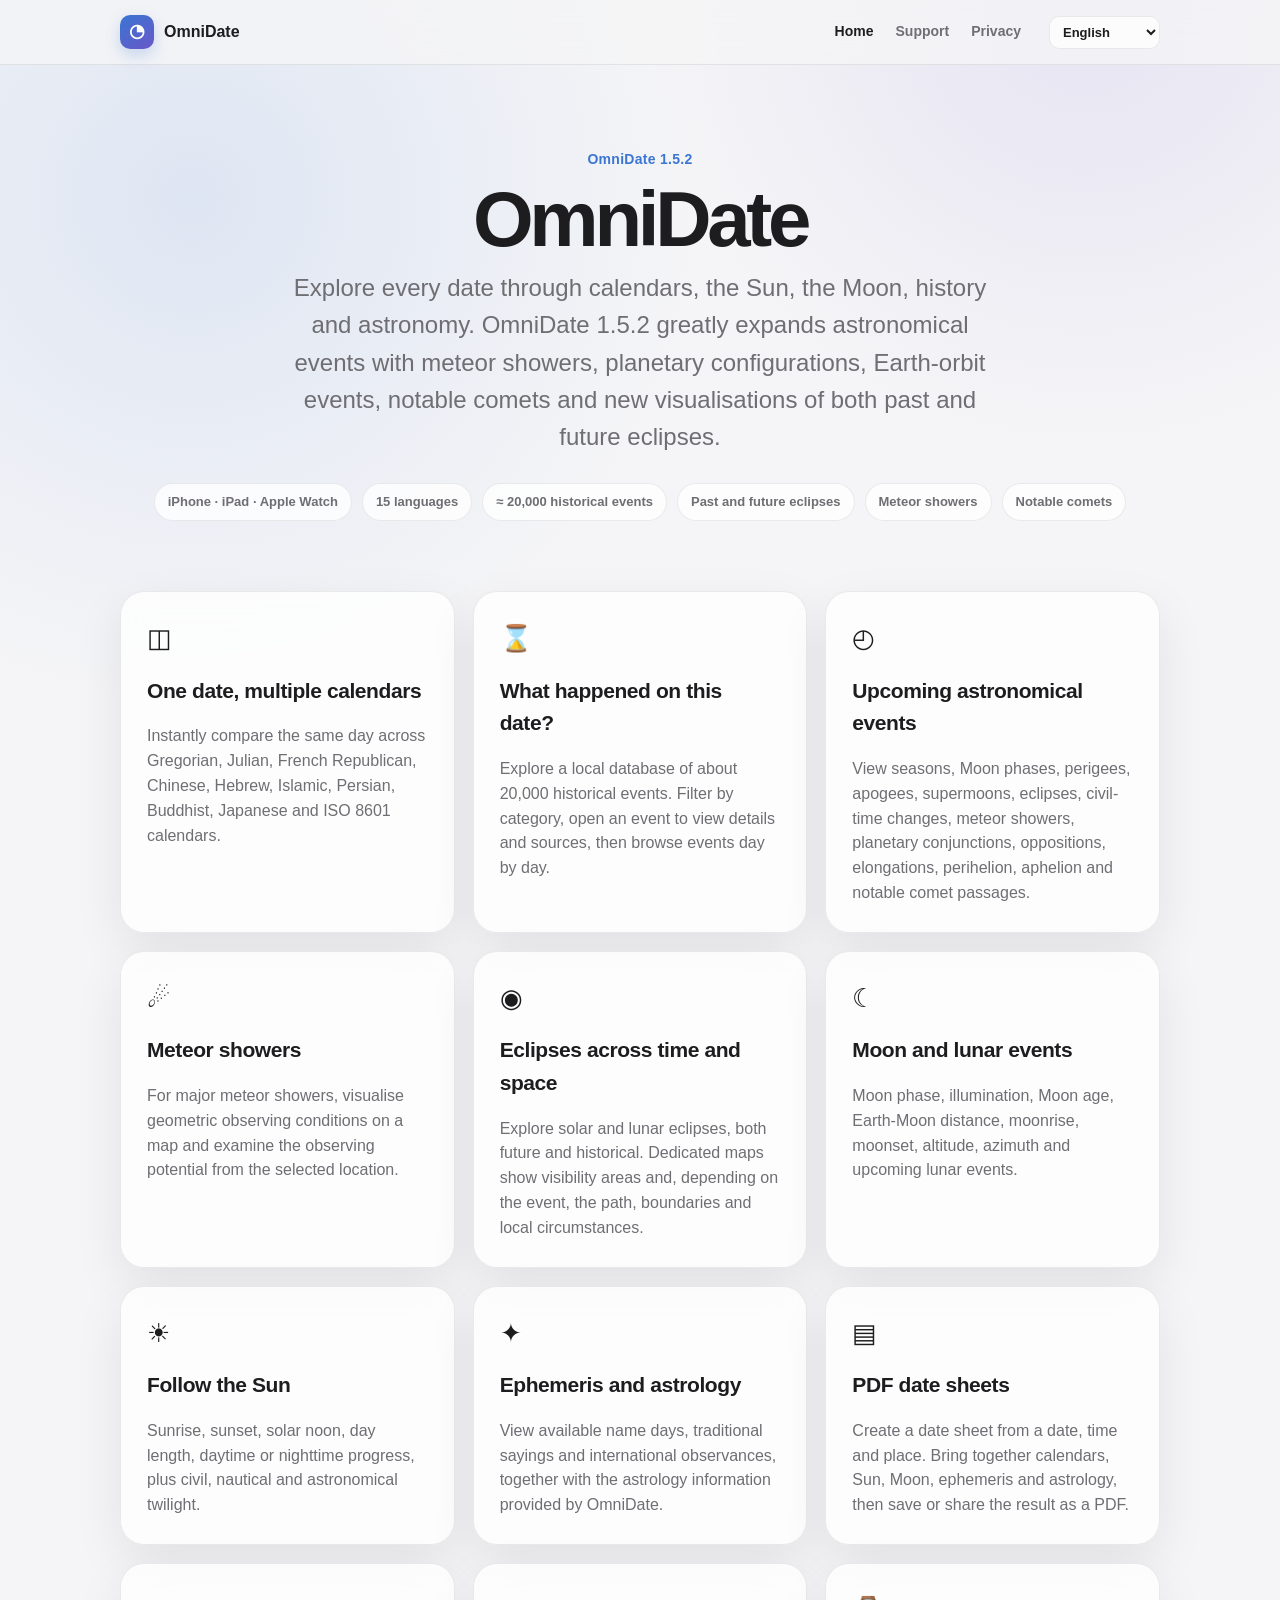
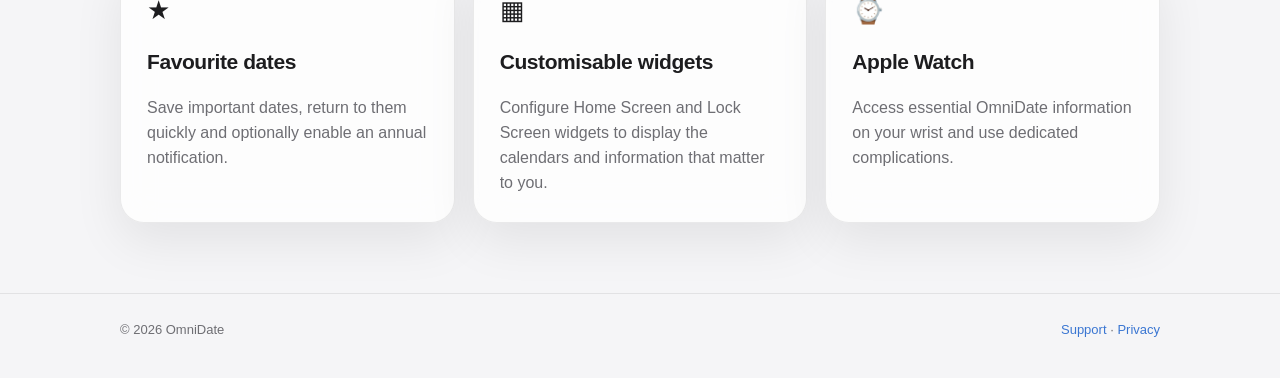
<file: index.html>
<!doctype html><html lang="fr"><head><meta charset="utf-8"><meta name="viewport" content="width=device-width,initial-scale=1"><meta name="description" content="OmniDate"><title>OmniDate</title><link rel="stylesheet" href="styles.css"></head><body><header><div class="wrap"><nav aria-label="Navigation"><a class="brand" href="index.html"><span class="logo">◔</span><span>OmniDate</span></a><a id="navHome" class="navlink active" href="index.html"></a><a id="navSupport" class="navlink " href="support.html"></a><a id="navPrivacy" class="navlink " href="privacy.html"></a><select id="langSelect" class="langselect" aria-label="Language"><option value="fr">Français</option><option value="en">English</option><option value="de">Deutsch</option><option value="es">Español</option><option value="it">Italiano</option><option value="pt">Português</option><option value="nl">Nederlands</option><option value="pl">Polski</option><option value="zh-Hans">简体中文</option><option value="zh-Hant">繁體中文</option><option value="ja">日本語</option><option value="ko">한국어</option><option value="ar">العربية</option><option value="hi">हिन्दी</option><option value="tr">Türkçe</option></select></nav></div></header><main><section class="hero wrap"><div class="eyebrow">OmniDate 1.5.2</div><h1>OmniDate</h1><p id="lead" class="lead"></p><div id="pills" class="pills"></div></section><section id="cards" class="wrap grid"></section></main><footer><div class="wrap footerrow"><span>© 2026 OmniDate</span><span><a id="footSupport" href="support.html"></a> · <a id="footPrivacy" href="privacy.html"></a></span></div></footer><script>window.renderPage=function(x){document.getElementById("lead").textContent=x.home.lead;document.getElementById("pills").innerHTML="<span class=\"pill\">iPhone · iPad · Apple Watch</span>"+x.home.pills.map(v=>`<span class=\"pill\">${v}</span>`).join("");document.getElementById("cards").innerHTML=x.home.cards.map((c,i)=>`<article class=\"card\"><div class=\"icon\">${icons[i]||""}</div><h2>${c[0]}</h2><p>${c[1]}</p></article>`).join("");};const icons=["\u25eb", "\u231b", "\u25f4", "\u2604", "\u25c9", "\u263e", "\u2600", "\u2726", "\u25a4", "\u2605", "\u25a6", "\u231a"];</script><script src="site.js?v=1.5.2"></script></body></html>
</file>
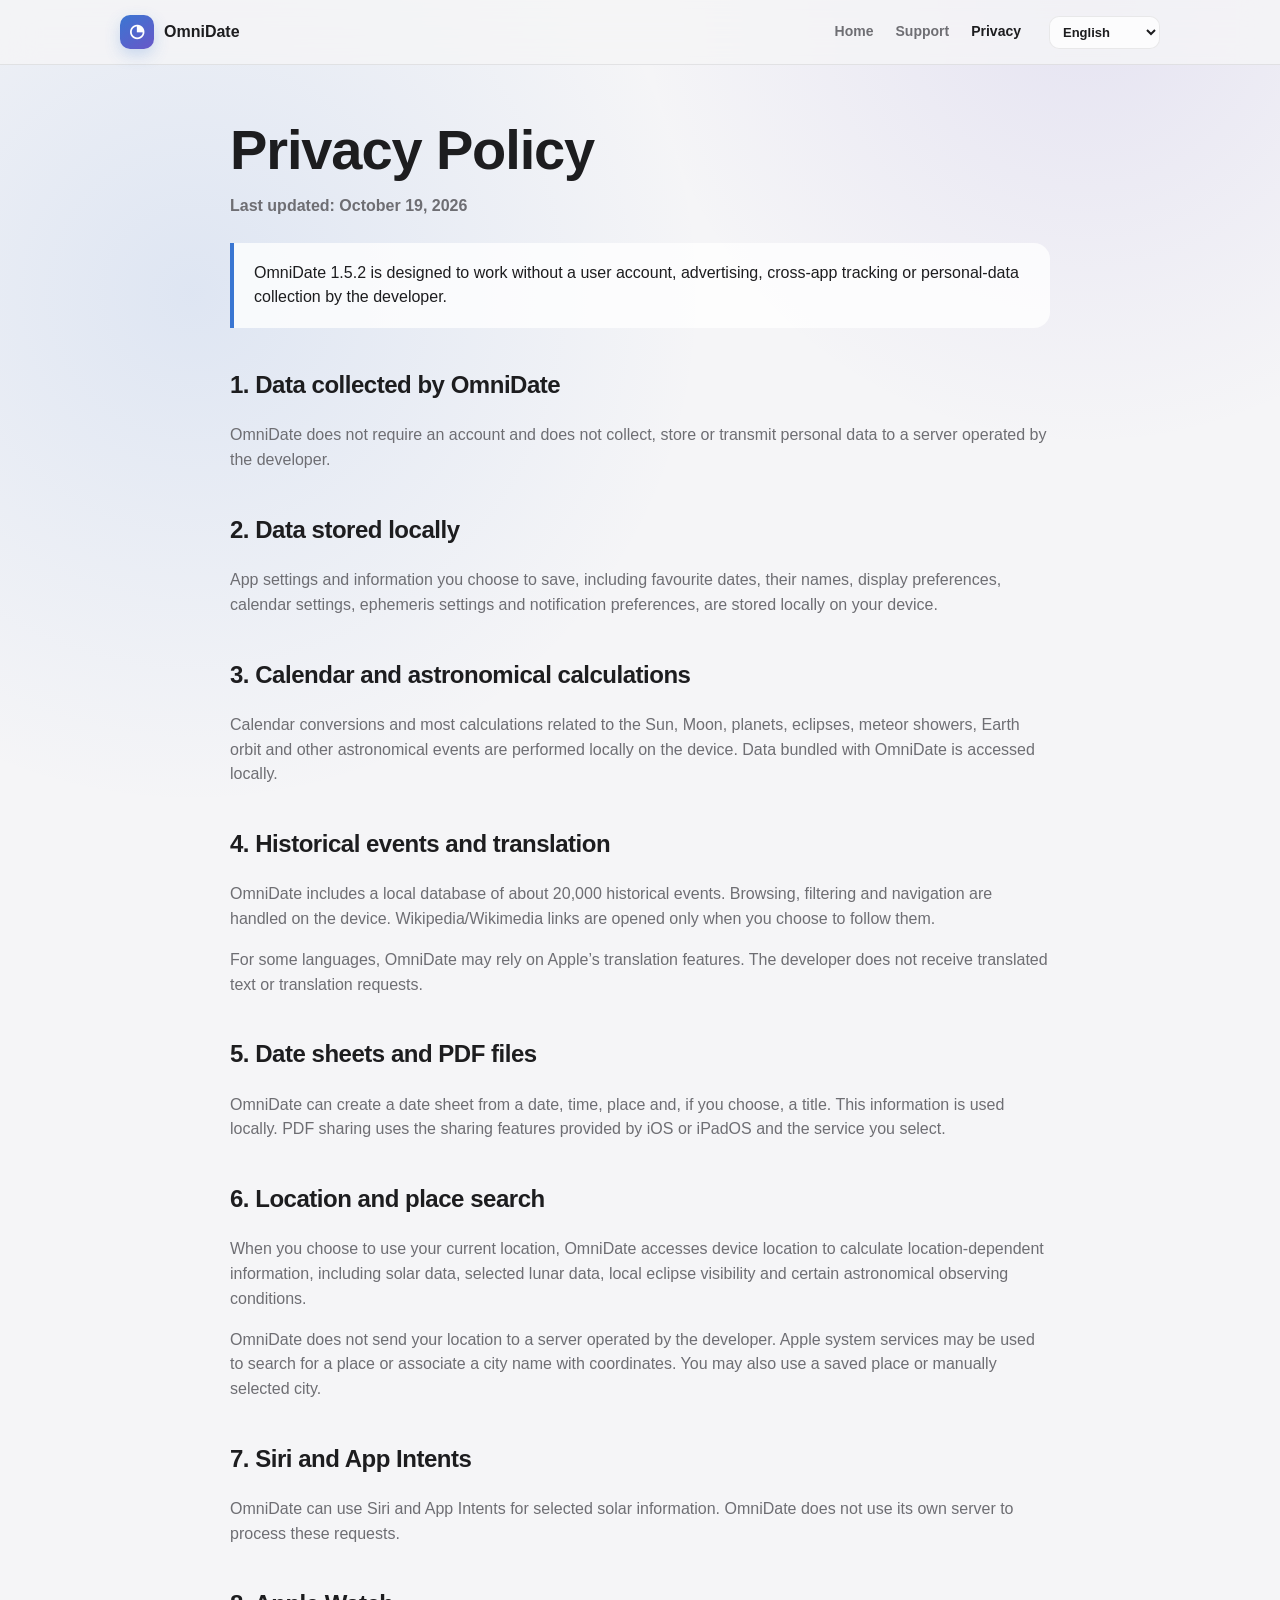
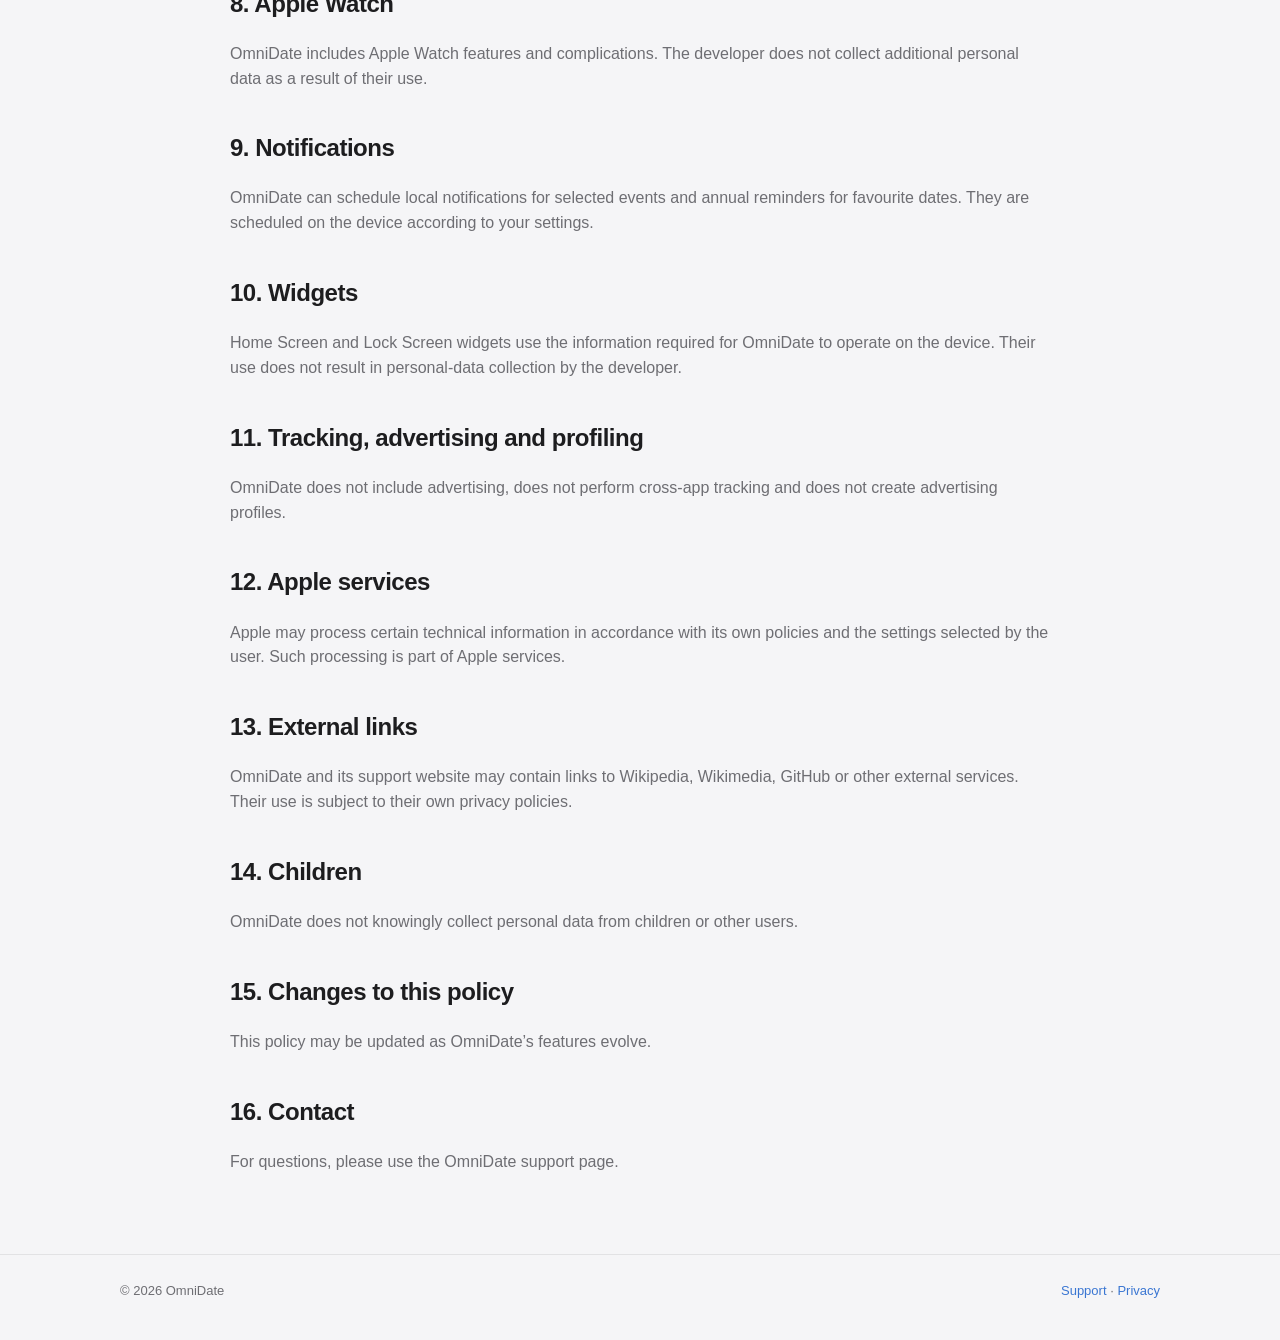
<file: privacy.html>
<!doctype html><html lang="fr"><head><meta charset="utf-8"><meta name="viewport" content="width=device-width,initial-scale=1"><meta name="description" content="OmniDate"><title>Confidentialité — OmniDate</title><link rel="stylesheet" href="styles.css"></head><body><header><div class="wrap"><nav aria-label="Navigation"><a class="brand" href="index.html"><span class="logo">◔</span><span>OmniDate</span></a><a id="navHome" class="navlink " href="index.html"></a><a id="navSupport" class="navlink " href="support.html"></a><a id="navPrivacy" class="navlink active" href="privacy.html"></a><select id="langSelect" class="langselect" aria-label="Language"><option value="fr">Français</option><option value="en">English</option><option value="de">Deutsch</option><option value="es">Español</option><option value="it">Italiano</option><option value="pt">Português</option><option value="nl">Nederlands</option><option value="pl">Polski</option><option value="zh-Hans">简体中文</option><option value="zh-Hant">繁體中文</option><option value="ja">日本語</option><option value="ko">한국어</option><option value="ar">العربية</option><option value="hi">हिन्दी</option><option value="tr">Türkçe</option></select></nav></div></header><main id="content" class="content"></main><footer><div class="wrap footerrow"><span>© 2026 OmniDate</span><span><a id="footSupport" href="support.html"></a> · <a id="footPrivacy" href="privacy.html"></a></span></div></footer><script>window.renderPage=function(x){document.title=x.privacy.title+" — OmniDate";document.getElementById("content").innerHTML=`<h1>${x.privacy.title}</h1><p><strong>${x.privacy.updated}</strong></p><div class=\"notice\">${x.privacy.notice}</div>`+x.privacy.sections.map(s=>`<h2>${s[0]}</h2>${s[1].map(p=>`<p>${p}</p>`).join("")}`).join("");};</script><script src="site.js?v=1.5.2"></script></body></html>
</file>
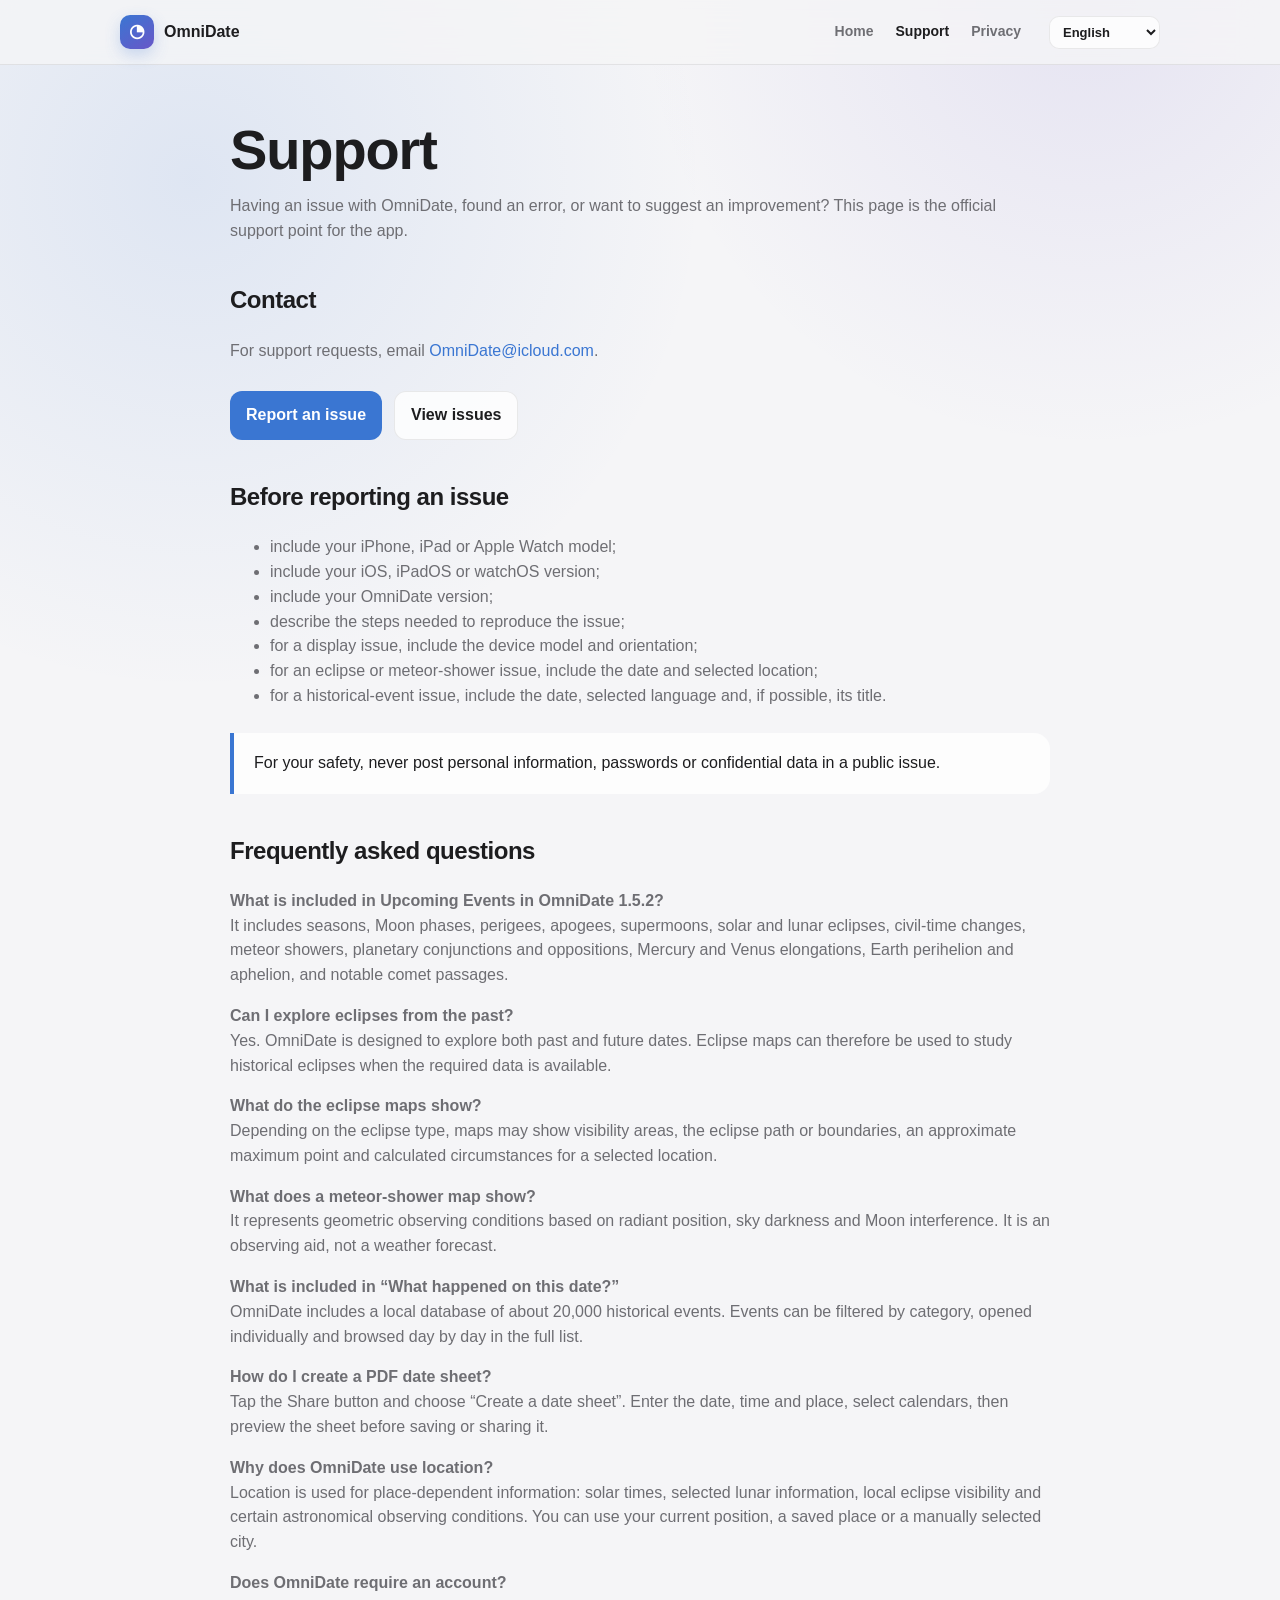
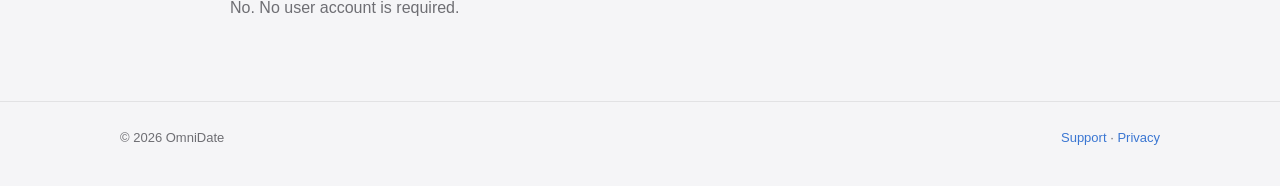
<file: support.html>
<!doctype html><html lang="fr"><head><meta charset="utf-8"><meta name="viewport" content="width=device-width,initial-scale=1"><meta name="description" content="OmniDate"><title>Support — OmniDate</title><link rel="stylesheet" href="styles.css"></head><body><header><div class="wrap"><nav aria-label="Navigation"><a class="brand" href="index.html"><span class="logo">◔</span><span>OmniDate</span></a><a id="navHome" class="navlink " href="index.html"></a><a id="navSupport" class="navlink active" href="support.html"></a><a id="navPrivacy" class="navlink " href="privacy.html"></a><select id="langSelect" class="langselect" aria-label="Language"><option value="fr">Français</option><option value="en">English</option><option value="de">Deutsch</option><option value="es">Español</option><option value="it">Italiano</option><option value="pt">Português</option><option value="nl">Nederlands</option><option value="pl">Polski</option><option value="zh-Hans">简体中文</option><option value="zh-Hant">繁體中文</option><option value="ja">日本語</option><option value="ko">한국어</option><option value="ar">العربية</option><option value="hi">हिन्दी</option><option value="tr">Türkçe</option></select></nav></div></header><main id="content" class="content"></main><footer><div class="wrap footerrow"><span>© 2026 OmniDate</span><span><a id="footSupport" href="support.html"></a> · <a id="footPrivacy" href="privacy.html"></a></span></div></footer><script>window.renderPage=function(x){const s=x.support;document.title=s.title+" — OmniDate";document.getElementById("content").innerHTML=`<h1>${s.title}</h1><p>${s.intro}</p><h2>${s.contact}</h2><p>${s.contactp} <a href=\"mailto:OmniDate@icloud.com\">OmniDate@icloud.com</a>.</p><div class=\"actions\"><a class=\"button\" href=\"https://github.com/laurperrin-apps/OmniDate-site/issues/new\" rel=\"noopener\">${s.report}</a><a class=\"button secondary\" href=\"https://github.com/laurperrin-apps/OmniDate-site/issues\" rel=\"noopener\">${s.view}</a></div><h2>${s.before}</h2><ul>${s.bullets.map(v=>`<li>${v}</li>`).join("")}</ul><div class=\"notice\">${s.notice}</div><h2>${s.faqtitle}</h2>${s.faqs.map(q=>`<p><strong>${q[0]}</strong><br>${q[1]}</p>`).join("")}`;};</script><script src="site.js?v=1.5.2"></script></body></html>
</file>
<file: styles.css>
:root {
  color-scheme: light dark;
  --bg: #f5f5f7;
  --card: rgba(255,255,255,.78);
  --text: #1d1d1f;
  --muted: #6e6e73;
  --line: rgba(0,0,0,.08);
  --accent: #3a76d2;
  --accent2: #6957c8;
  --shadow: 0 18px 50px rgba(0,0,0,.08);
}
@media (prefers-color-scheme: dark) {
  :root { --bg:#0d0d0f; --card:rgba(28,28,30,.82); --text:#f5f5f7; --muted:#a1a1a6; --line:rgba(255,255,255,.10); --shadow:0 18px 50px rgba(0,0,0,.30); }
}
* { box-sizing: border-box; }
html { scroll-behavior: smooth; }
body {
  margin: 0;
  font-family: -apple-system, BlinkMacSystemFont, "Segoe UI", Roboto, Helvetica, Arial, sans-serif;
  color: var(--text);
  background: radial-gradient(circle at 15% 10%, rgba(58,118,210,.12), transparent 32rem), radial-gradient(circle at 85% 0%, rgba(105,87,200,.11), transparent 28rem), var(--bg);
  line-height: 1.55;
}
a { color: var(--accent); text-decoration: none; }
a:hover { text-decoration: underline; }
.wrap { width: min(1040px, calc(100% - 40px)); margin: 0 auto; }
header { position: sticky; top: 0; z-index: 20; backdrop-filter: blur(18px); -webkit-backdrop-filter: blur(18px); background: color-mix(in srgb, var(--bg) 78%, transparent); border-bottom: 1px solid var(--line); }
nav { min-height: 64px; display: flex; align-items: center; gap: 22px; }
.brand { display: inline-flex; align-items: center; gap: 10px; margin-right: auto; font-weight: 700; color: var(--text); }
.brand:hover { text-decoration: none; }
.logo { width: 34px; height: 34px; border-radius: 10px; display: grid; place-items: center; background: linear-gradient(145deg, var(--accent), var(--accent2)); color: white; box-shadow: 0 6px 16px rgba(58,118,210,.24); font-size: 18px; }
.navlink { color: var(--muted); font-size: 14px; font-weight: 600; }
.navlink.active { color: var(--text); }
.langselect { margin-left: 6px; border: 1px solid var(--line); background: var(--card); color: var(--text); border-radius: 10px; padding: 7px 9px; font: inherit; font-size: 13px; font-weight: 700; max-width: 150px; }
.hero { padding: 84px 0 50px; text-align: center; }
.eyebrow { color: var(--accent); font-weight: 700; letter-spacing: .02em; font-size: 14px; }
h1 { margin: 10px 0 12px; font-size: clamp(46px, 8vw, 78px); line-height: .98; letter-spacing: -.055em; }
.lead { width: min(720px, 100%); margin: 0 auto; color: var(--muted); font-size: clamp(19px, 2.4vw, 24px); }
.pills { margin-top: 28px; display: flex; flex-wrap: wrap; gap: 10px; justify-content: center; }
.pill { border: 1px solid var(--line); background: var(--card); border-radius: 999px; padding: 8px 13px; color: var(--muted); font-size: 13px; font-weight: 600; }
.grid { display: grid; grid-template-columns: repeat(3, 1fr); gap: 18px; padding: 20px 0 70px; }
.card { border: 1px solid var(--line); background: var(--card); border-radius: 24px; padding: 26px; box-shadow: var(--shadow); backdrop-filter: blur(16px); -webkit-backdrop-filter: blur(16px); }
.card h2, .content h1, .content h2 { letter-spacing: -.02em; }
.card h2 { margin-top: 0; font-size: 21px; }
.card p { margin-bottom: 0; color: var(--muted); }
.icon { font-size: 26px; margin-bottom: 16px; }
.content { width: min(820px, calc(100% - 40px)); margin: 58px auto 80px; }
.content h1 { font-size: clamp(38px, 6vw, 56px); margin-bottom: 12px; }
.content h2 { margin-top: 38px; font-size: 24px; }
.content p, .content li { color: var(--muted); }
.notice { margin: 24px 0; padding: 18px 20px; border-left: 4px solid var(--accent); background: var(--card); border-radius: 0 16px 16px 0; }
.actions { display: flex; flex-wrap: wrap; gap: 12px; margin: 28px 0; }
.button { display: inline-flex; align-items: center; justify-content: center; padding: 11px 16px; border-radius: 12px; background: var(--accent); color: white; font-weight: 700; }
.button.secondary { color: var(--text); background: var(--card); border: 1px solid var(--line); }
.button:hover { text-decoration: none; filter: brightness(.98); }
footer { border-top: 1px solid var(--line); color: var(--muted); font-size: 13px; padding: 26px 0 38px; }
.footerrow { display: flex; justify-content: space-between; gap: 18px; flex-wrap: wrap; }
html[dir="rtl"] body { text-align: right; }
html[dir="rtl"] .brand { margin-right: 0; margin-left: auto; }
html[dir="rtl"] .notice { border-left: 0; border-right: 4px solid var(--accent); border-radius: 16px 0 0 16px; }
@media (max-width: 760px) {
  nav { gap: 12px; }
  .navlink { display: none; }
  .grid { grid-template-columns: 1fr; }
  .hero { padding-top: 58px; }
  .card { padding: 22px; }
  .langselect { max-width: 130px; }
}
</file>
